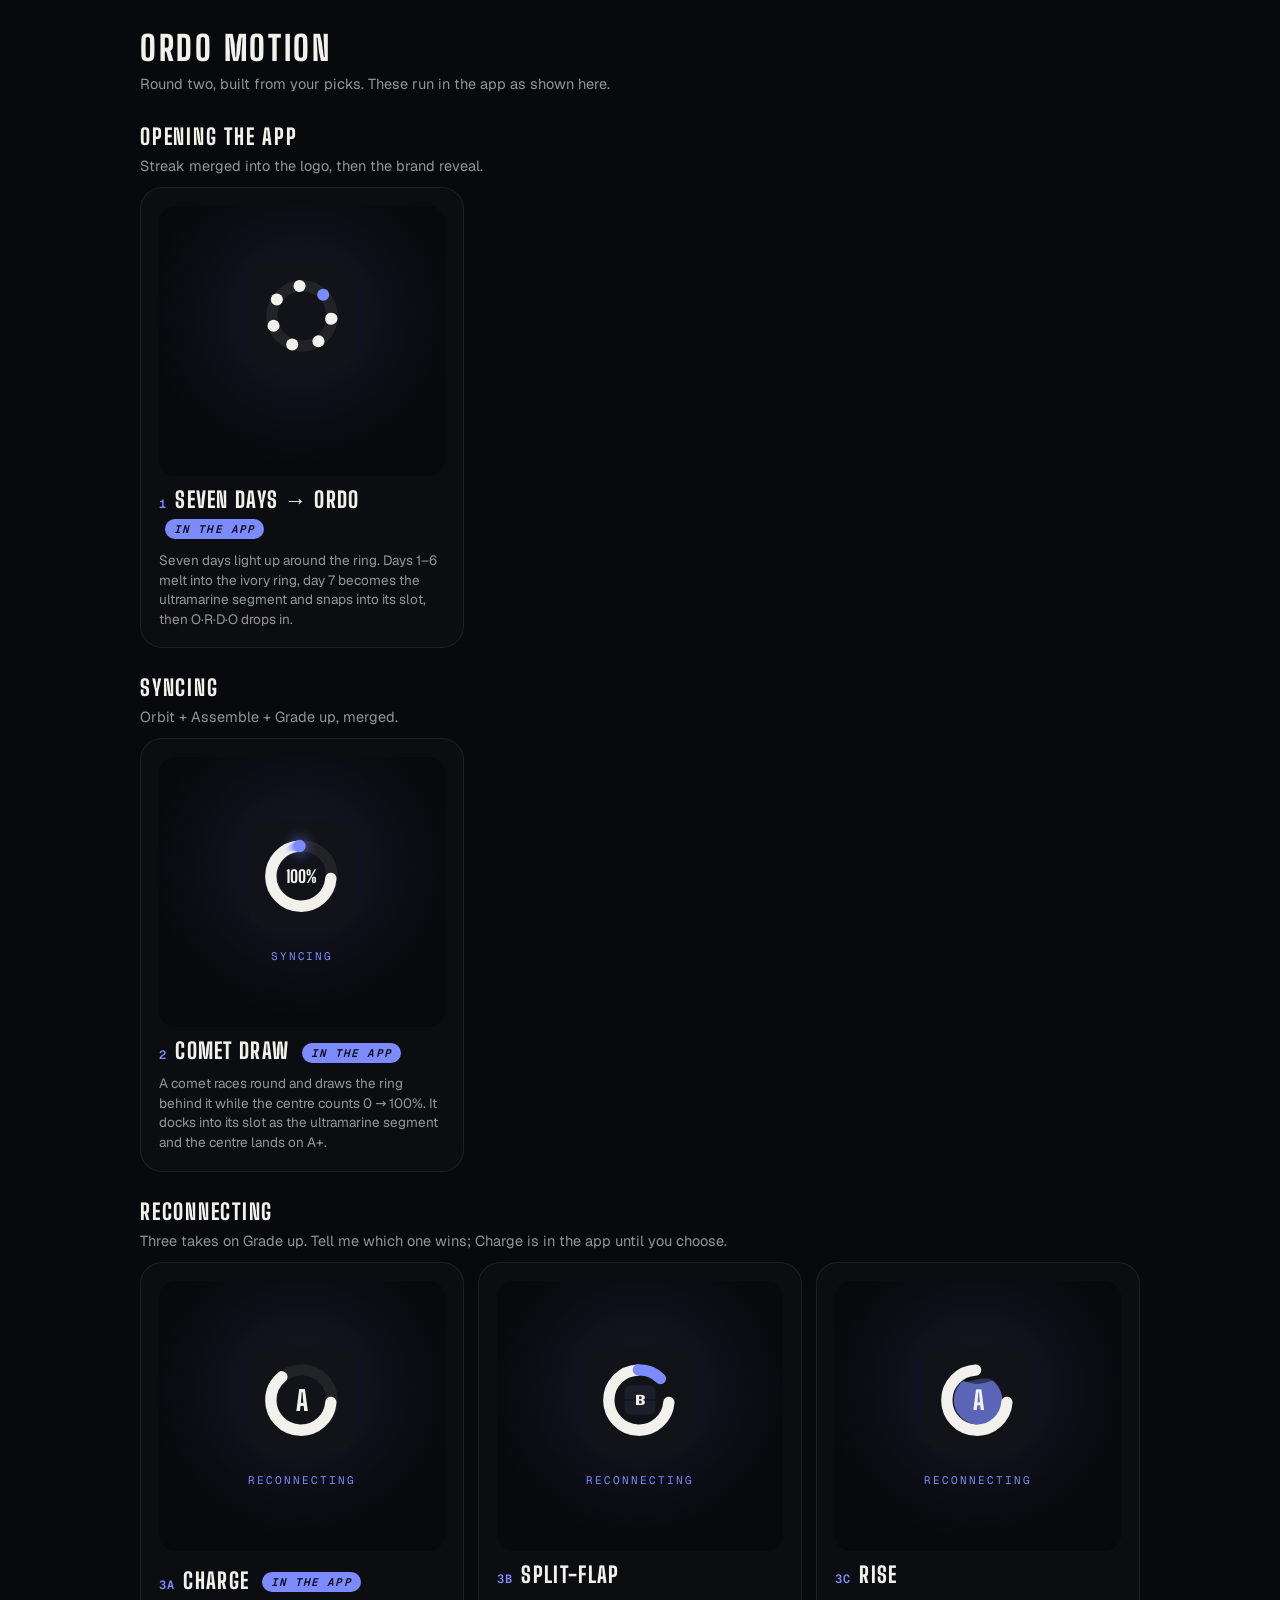
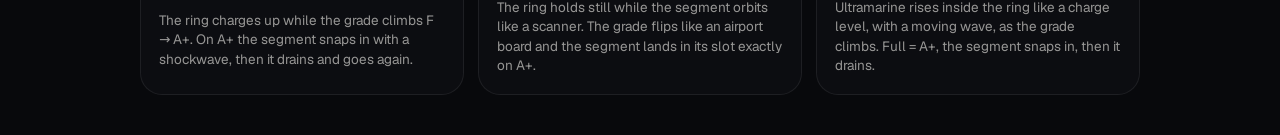
<file: loaders.html>
<!doctype html>
<html lang="en"><head><meta charset="utf-8"><meta name="viewport" content="width=device-width,initial-scale=1">
<title>ORDO · Motion</title>
<link rel="stylesheet" href="fonts/fonts.css">
<style>
body{margin:0;background:#08090C;color:#F3F1EC;font-family:Geist,system-ui,sans-serif}
header{padding:28px 16px 4px;max-width:1000px;margin:0 auto}
h1{font-family:"Big Shoulders Display",sans-serif;font-weight:800;letter-spacing:.08em;text-transform:uppercase;font-size:34px;margin:0}
h2.sec{font-family:"Big Shoulders Display",sans-serif;font-weight:800;letter-spacing:.08em;text-transform:uppercase;font-size:22px;max-width:1000px;margin:26px auto 0;padding:0 16px}
header p,.secp{color:rgba(243,241,236,.6);margin:6px auto 0;font-size:14.5px;max-width:1000px}
.secp{padding:0 16px}
.grid{display:grid;grid-template-columns:repeat(auto-fill,minmax(290px,1fr));gap:14px;max-width:1000px;margin:12px auto 0;padding:0 16px}
.card{background:#0c0d11;border:1px solid rgba(243,241,236,.08);border-radius:22px;padding:18px;display:grid;gap:10px}
.stage{height:270px;border-radius:16px;background:radial-gradient(circle at 50% 40%,#151828,#08090C 72%);display:grid;place-content:center;overflow:hidden}
.card h3{margin:0;font-family:"Big Shoulders Display",sans-serif;font-weight:800;font-size:22px;letter-spacing:.06em;text-transform:uppercase}
.card h3 span{font-family:"Geist Mono",monospace;font-size:12px;color:#7C8BFF;letter-spacing:.1em;margin-right:8px}
.card p{margin:0;color:rgba(243,241,236,.6);font-size:13.5px;line-height:1.45}
.pick{display:inline-block;font-family:"Geist Mono",monospace;font-size:11px;letter-spacing:.1em;text-transform:uppercase;color:#0A0C16;background:#7C8BFF;border-radius:999px;padding:3px 9px;margin-left:6px;vertical-align:middle}
footer{height:40px}
</style>
<script src="ordo-anim.js"></script>
</head><body>
<header><h1>ORDO motion</h1><p>Round two, built from your picks. These run in the app as shown here.</p></header>

<h2 class="sec">Opening the app</h2><p class="secp">Streak merged into the logo, then the brand reveal.</p>
<div class="grid"><div class="card"><div class="stage" id="a-open"></div>
  <h3><span>1</span>Seven days → ORDO <i class="pick">In the app</i></h3><p>Seven days light up around the ring. Days 1–6 melt into the ivory ring, day 7 becomes the ultramarine segment and snaps into its slot, then O·R·D·O drops in.</p></div></div>

<h2 class="sec">Syncing</h2><p class="secp">Orbit + Assemble + Grade up, merged.</p>
<div class="grid"><div class="card"><div class="stage" id="a-sync"></div>
  <h3><span>2</span>Comet draw <i class="pick">In the app</i></h3><p>A comet races round and draws the ring behind it while the centre counts 0 → 100%. It docks into its slot as the ultramarine segment and the centre lands on A+.</p></div></div>

<h2 class="sec">Reconnecting</h2><p class="secp">Three takes on Grade up. Tell me which one wins; Charge is in the app until you choose.</p>
<div class="grid">
  <div class="card"><div class="stage" id="a-charge"></div><h3><span>3A</span>Charge <i class="pick">In the app</i></h3><p>The ring charges up while the grade climbs F → A+. On A+ the segment snaps in with a shockwave, then it drains and goes again.</p></div>
  <div class="card"><div class="stage" id="a-flap"></div><h3><span>3B</span>Split-flap</h3><p>The ring holds still while the segment orbits like a scanner. The grade flips like an airport board and the segment lands in its slot exactly on A+.</p></div>
  <div class="card"><div class="stage" id="a-rise"></div><h3><span>3C</span>Rise</h3><p>Ultramarine rises inside the ring like a charge level, with a moving wave, as the grade climbs. Full = A+, the segment snaps in, then it drains.</p></div>
</div>
<footer></footer>
<script>
ORDOAnim.mount(document.getElementById("a-open"), "open", {size: 110});
ORDOAnim.mount(document.getElementById("a-sync"), "sync", {size: 110});
ORDOAnim.mount(document.getElementById("a-charge"), "charge", {size: 110});
ORDOAnim.mount(document.getElementById("a-flap"), "flap", {size: 110});
ORDOAnim.mount(document.getElementById("a-rise"), "rise", {size: 110});
</script>
</body></html>
</file>
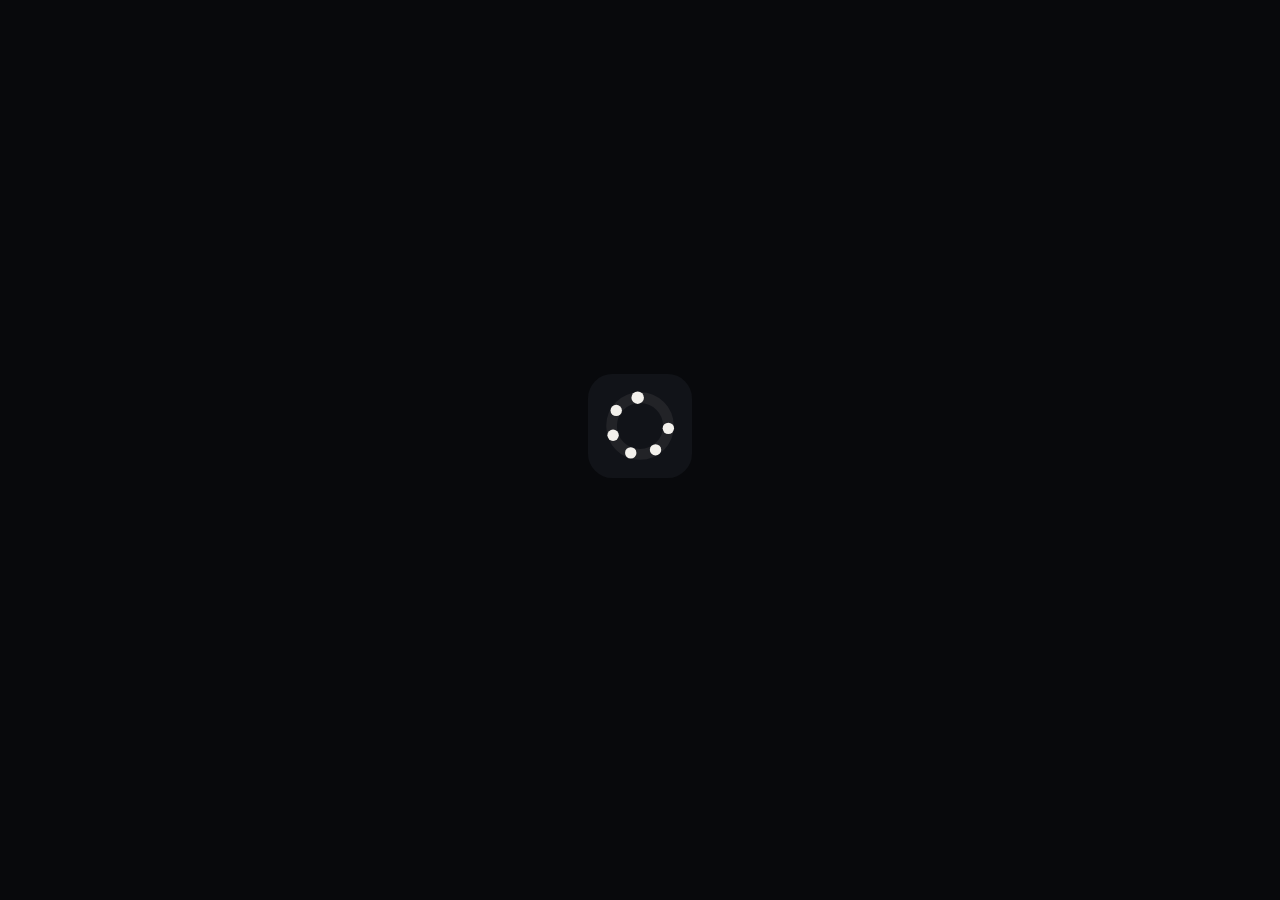
<file: android/app/src/main/assets/loader.html>
<!doctype html><html><head><meta charset="utf-8"><meta name="viewport" content="width=device-width,initial-scale=1">
<link rel="stylesheet" href="https://builder-day-tracker.dinduking1.workers.dev/fonts/fonts.css">
<style>html,body{margin:0;height:100%;background:#08090C;overflow:hidden}main{height:100%;display:grid;place-content:center}</style></head>
<body><main id="m"></main><script>/* ORDO motion: animated versions of the ORDO mark. One file, used by the app's opening screen (assets/loader.html),
 * the page's sync screen (#boot in index.html), the offline "Reconnecting" screens, and loaders.html (the options page).
 *
 *   ORDOAnim.mount(host, kind, {size, word, label})   kind: "open" | "sync" | "charge" | "flap" | "rise"
 *
 * The mark: 64×64 tile, ring r=17.5 around (32,32). Ivory arc runs clockwise from 4.8° to 265.3°; the ultramarine
 * segment sits in the gap (291°–338°). Everything is drawn on one requestAnimationFrame timeline per animation.
 */
(function () {
  const NS = "http://www.w3.org/2000/svg";
  const IV = "#F3F1EC", UL = "#7C8BFF", TILE = "#111318";
  const ARC_IV = "M48.8 33.4A17.5 17.5 0 1 1 30.6 14.6", ARC_UL = "M38.4 15.7a17.5 17.5 0 0 1 9.6 9.9";
  const IV_LEN = 80, UL_LEN = 15;
  const GRADES = ["F", "D", "C", "B", "A", "A+"];
  const ease = {
    out: t => 1 - Math.pow(1 - t, 3),
    inOut: t => t < .5 ? 4 * t * t * t : 1 - Math.pow(-2 * t + 2, 3) / 2,
    back: t => { const c1 = 1.9, c3 = c1 + 1; return t <= 0 ? 0 : 1 + c3 * Math.pow(t - 1, 3) + c1 * Math.pow(t - 1, 2); },
  };
  const seg = (t, a, b) => Math.max(0, Math.min(1, (t - a) / (b - a)));
  const pt = (deg, r = 17.5) => [32 + r * Math.cos(deg * Math.PI / 180), 32 + r * Math.sin(deg * Math.PI / 180)];
  const reduce = typeof matchMedia === "function" && matchMedia("(prefers-reduced-motion: reduce)").matches;

  function el(tag, attrs, parent) {
    const e = document.createElementNS(NS, tag);
    for (const k in attrs) e.setAttribute(k, attrs[k]);
    if (parent) parent.appendChild(e);
    return e;
  }
  function base(host, o) {
    const wrap = document.createElement("div");
    wrap.style.cssText = "display:grid;justify-items:center;gap:18px";
    const s = el("svg", {viewBox: "0 0 64 64", width: o.size || 96, height: o.size || 96, "aria-hidden": "true"});
    s.style.overflow = "visible";
    wrap.appendChild(s);
    host.appendChild(wrap);
    el("rect", {width: 64, height: 64, rx: 15, fill: TILE}, s);
    return {wrap, s};
  }
  function caption(wrap, text) {
    const d = document.createElement("div");
    d.style.cssText = "font-family:'Geist Mono',ui-monospace,monospace;font-size:11px;letter-spacing:.18em;text-transform:uppercase;color:#7C8BFF;min-height:14px";
    d.textContent = text; wrap.appendChild(d); return d;
  }
  function wordmark(wrap, big) {
    const w = document.createElement("div");
    w.style.cssText = `display:flex;gap:${big ? ".42em" : ".36em"};font-family:'Big Shoulders Display',system-ui,sans-serif;font-weight:800;font-size:${big ? 26 : 15}px;color:${big ? IV : "rgba(243,241,236,.62)"};letter-spacing:0`;
    const L = "ORDO".split("").map(c => { const s = document.createElement("span"); s.textContent = c; s.style.display = "inline-block"; w.appendChild(s); return s; });
    wrap.appendChild(w);
    return L;
  }
  function run(T, draw) {
    let t0 = null, stopped = false;
    const f = ts => { if (stopped) return; if (t0 == null) t0 = ts; draw(((ts - t0) / 1000) % T); requestAnimationFrame(f); };
    requestAnimationFrame(f);
    return () => { stopped = true; };
  }
  const ivArc = s => el("path", {d: ARC_IV, fill: "none", stroke: IV, "stroke-width": 6.6, "stroke-linecap": "round", "stroke-dasharray": `${IV_LEN} 200`, "stroke-dashoffset": IV_LEN}, s);
  const ulArc = s => el("path", {d: ARC_UL, fill: "none", stroke: UL, "stroke-width": 6.6, "stroke-linecap": "round", "stroke-dasharray": "0 200", visibility: "hidden"}, s);
  const track = s => el("circle", {cx: 32, cy: 32, r: 17.5, fill: "none", stroke: "rgba(243,241,236,.07)", "stroke-width": 6.6}, s);
  // a zero-length dash still draws round caps as a dot, so hide the segment until it has length
  const setUL = (ul, len) => { ul.setAttribute("stroke-dasharray", `${Math.max(0, len).toFixed(2)} 200`); ul.style.visibility = len < .4 ? "hidden" : ""; };
  const glow = (p, g) => { p.style.filter = g > 0.02 ? `drop-shadow(0 0 ${(5 * g).toFixed(1)}px rgba(124,139,255,.95))` : ""; };
  function gradeText(s, size) {
    const t = el("text", {x: 32, y: 32, "text-anchor": "middle", "dominant-baseline": "central", fill: IV}, s);
    t.style.cssText = `font-family:'Big Shoulders Display',system-ui,sans-serif;font-weight:800;font-size:${size || 15}px`;
    return t;
  }

  /* Opening the app: seven days light up around the ring, merge into the ORDO mark, the seventh becomes the
     ultramarine segment, then O·R·D·O drops in. */
  function open(host, o) {
    const {wrap, s} = base(host, o);
    track(s);
    const iv = ivArc(s), ul = ulArc(s);
    const A = [4.8, 56.9, 109, 161.1, 213.2, 265.3, 314.8];
    const dots = A.map((a, i) => { const [x, y] = pt(a); return el("circle", {cx: x.toFixed(2), cy: y.toFixed(2), r: 0, fill: i === 6 ? UL : IV}, s); });
    const L = o.word === false ? [] : wordmark(wrap, true);
    return run(3.8, t => {
      dots.forEach((d, i) => {
        const on = ease.back(seg(t, .15 + i * .15, .4 + i * .15));
        const merge = i < 6 ? seg(t, 1.3 + i * .075, 1.5 + i * .075) : seg(t, 1.85, 2.05);
        d.setAttribute("r", Math.max(0, 3.5 * on * (1 - merge)).toFixed(2));
      });
      const draw = ease.inOut(seg(t, 1.25, 1.85));
      iv.setAttribute("stroke-dashoffset", (IV_LEN * (1 - draw)).toFixed(2));
      setUL(ul, UL_LEN * ease.back(seg(t, 1.85, 2.15)));
      glow(ul, seg(t, 2.1, 2.45) - seg(t, 2.8, 3.3));
      const out = seg(t, 3.35, 3.75);
      s.style.opacity = (1 - out).toFixed(3);
      L.forEach((l, j) => { const p = ease.back(seg(t, 2.05 + j * .09, 2.45 + j * .09)); l.style.transform = `translateY(${((1 - p) * -16).toFixed(1)}px)`; l.style.opacity = (Math.min(1, p * 1.5) * (1 - out)).toFixed(3); });
    });
  }

  /* Syncing: a comet draws the ring as it races round (Orbit + Assemble), the centre counts up (Grade up),
     then the comet docks into its slot as the ultramarine segment. */
  function sync(host, o) {
    const {wrap, s} = base(host, o);
    track(s);
    const iv = ivArc(s), ul = ulArc(s);
    const trail = [3.6, 2.8, 2.1, 1.5].map((r, i) => el("circle", {r, fill: UL, opacity: [1, .55, .3, .15][i]}, s));
    trail[0].style.filter = "drop-shadow(0 0 4px rgba(124,139,255,.95))";
    const pct = gradeText(s, 11);
    const cap = o.label === false ? null : caption(wrap, o.label || "Syncing");
    return run(2.9, t => {
      const p = ease.inOut(seg(t, 0, 1.35)), dock = ease.inOut(seg(t, 1.35, 1.7));
      const head = 4.8 + 260.5 * p + (314.8 - 265.3) * dock;
      iv.setAttribute("stroke-dashoffset", (IV_LEN * (1 - p)).toFixed(2));
      const retract = seg(t, 2.35, 2.85);
      if (retract > 0) iv.setAttribute("stroke-dashoffset", (-IV_LEN * ease.inOut(retract)).toFixed(2));
      const docked = t >= 1.7;
      trail.forEach((c, i) => { const [x, y] = pt(head - i * 7); c.setAttribute("cx", x.toFixed(2)); c.setAttribute("cy", y.toFixed(2)); c.style.display = docked ? "none" : ""; });
      setUL(ul, docked ? UL_LEN * ease.back(seg(t, 1.7, 1.95)) * (1 - ease.inOut(retract)) : 0);
      glow(ul, seg(t, 1.8, 2.0) - seg(t, 2.1, 2.4));
      pct.textContent = docked ? "A+" : Math.round(p * 100) + "%";
      pct.style.fontSize = docked ? "15px" : "10px";
      pct.style.opacity = (1 - retract).toFixed(2);
    });
  }

  /* Reconnecting · Charge: the ring charges up while the grade climbs F→A+; at A+ the segment snaps in with a shockwave. */
  function charge(host, o) {
    const {wrap, s} = base(host, o);
    track(s);
    const shock = el("circle", {cx: 32, cy: 32, r: 17.5, fill: "none", stroke: UL, "stroke-width": 1.4, opacity: 0}, s);
    const iv = ivArc(s), ul = ulArc(s), g = gradeText(s, 16);
    const cap = o.label === false ? null : caption(wrap, o.label || "Reconnecting");
    return run(3.3, t => {
      const f = ease.inOut(seg(t, .1, 1.9)), drain = ease.inOut(seg(t, 2.75, 3.25));
      iv.setAttribute("stroke-dashoffset", drain > 0 ? (-IV_LEN * drain).toFixed(2) : (IV_LEN * (1 - f)).toFixed(2));
      g.textContent = t >= 1.9 && drain < .5 ? "A+" : GRADES[Math.min(4, Math.floor(f * 4.999))];
      const u = ease.back(seg(t, 1.9, 2.2));
      setUL(ul, UL_LEN * u * (1 - drain));
      const sw = seg(t, 1.95, 2.7);
      shock.setAttribute("r", (17.5 + 16 * ease.out(sw)).toFixed(2)); shock.setAttribute("opacity", (sw > 0 && sw < 1 ? .8 * (1 - sw) : 0).toFixed(2));
      glow(ul, seg(t, 2, 2.3) - seg(t, 2.4, 2.75));
      const pop = seg(t, 1.9, 2.05) - seg(t, 2.05, 2.3);
      g.setAttribute("transform", `translate(32 32) scale(${(1 + .35 * pop).toFixed(3)}) translate(-32 -32)`);
      g.setAttribute("fill", t >= 1.9 && drain < .5 ? UL : IV);
    });
  }

  /* Reconnecting · Flap: the full ring sits still while the segment orbits like a scanner; the grade flips like a
     split-flap board, and the segment lands in its slot on A+. */
  function flap(host, o) {
    const {wrap, s} = base(host, o);
    const iv = el("path", {d: ARC_IV, fill: "none", stroke: IV, "stroke-width": 6.6, "stroke-linecap": "round"}, s);
    const rot = el("g", {}, s), ul = el("path", {d: ARC_UL, fill: "none", stroke: UL, "stroke-width": 6.6, "stroke-linecap": "round"}, rot);
    const card = el("rect", {x: 23, y: 23.5, width: 18, height: 17, rx: 3.2, fill: "#1b1f2b"}, s);
    el("line", {x1: 23, y1: 32, x2: 41, y2: 32, stroke: TILE, "stroke-width": .8}, s);
    const g = gradeText(s, 14);
    const cap = o.label === false ? null : caption(wrap, o.label || "Reconnecting");
    const steps = [.3, .62, .94, 1.26, 1.58, 1.9];
    return run(3.2, t => {
      const spin = ease.out(seg(t, 0, 1.95)), leave = ease.inOut(seg(t, 2.75, 3.2));
      rot.setAttribute("transform", `rotate(${(-720 * (1 - spin) + 360 * leave).toFixed(1)} 32 32)`);
      let idx = 0; steps.forEach((x, i) => { if (t >= x) idx = i; });
      if (t >= 2.75) idx = 0;
      const since = t - (steps[idx] || 0), flip = Math.min(1, since / .16);
      g.textContent = GRADES[idx];
      g.setAttribute("transform", `translate(32 32) scale(1 ${(flip < 1 ? Math.abs(Math.cos((1 - flip) * Math.PI / 2)) : 1).toFixed(3)}) translate(-32 -32)`);
      g.setAttribute("fill", idx === 5 ? UL : IV);
      glow(ul, seg(t, 1.95, 2.2) - seg(t, 2.3, 2.75));
      card.setAttribute("fill", idx === 5 ? "#20264a" : "#1b1f2b");
    });
  }

  /* Reconnecting · Rise: ultramarine rises inside the ring like a charge level with a moving wave; the grade climbs;
     when full, the segment snaps in and the level drains. */
  function rise(host, o) {
    const {wrap, s} = base(host, o);
    const id = "ol" + Math.random().toString(36).slice(2, 7);
    const defs = el("defs", {}, s), cp = el("clipPath", {id}, defs); el("circle", {cx: 32, cy: 32, r: 14.1}, cp);
    const liq = el("g", {"clip-path": `url(#${id})`}, s);
    const wave = el("path", {fill: "rgba(124,139,255,.55)"}, liq), wave2 = el("path", {fill: "rgba(124,139,255,.3)"}, liq);
    el("path", {d: ARC_IV, fill: "none", stroke: IV, "stroke-width": 6.6, "stroke-linecap": "round"}, s);
    const ul = ulArc(s), g = gradeText(s, 15);
    const cap = o.label === false ? null : caption(wrap, o.label || "Reconnecting");
    const wavePath = (lvl, ph, amp) => { let d = `M10 ${lvl}`; for (let x = 10; x <= 54; x += 2) d += ` L${x} ${(lvl + Math.sin(x / 4.2 + ph) * amp).toFixed(2)}`; return d + " L54 60 L10 60Z"; };
    return run(3.4, t => {
      const f = ease.inOut(seg(t, .05, 2.0)), drain = ease.inOut(seg(t, 2.8, 3.35)), lvl = f * (1 - drain);
      const y = 47 - 31 * lvl, ph = t * 5;
      wave.setAttribute("d", wavePath(y, ph, 1.3)); wave2.setAttribute("d", wavePath(y - .8, -ph * .8 + 1.4, 1.1));
      g.textContent = t >= 2.0 && drain < .5 ? "A+" : GRADES[Math.min(4, Math.floor(f * 4.999))];
      g.setAttribute("fill", t >= 2.0 && drain < .5 ? "#0A0C16" : IV);
      setUL(ul, UL_LEN * ease.back(seg(t, 2.0, 2.3)) * (1 - drain));
      glow(ul, seg(t, 2.05, 2.35) - seg(t, 2.45, 2.8));
    });
  }

  const KINDS = {open, sync, charge, flap, rise};
  function mount(host, kind, o) {
    o = o || {};
    if (!host) return () => {};
    host.innerHTML = "";
    const f = KINDS[kind] || sync;
    if (reduce) o = {...o};
    return f(host, o);
  }
  window.ORDOAnim = {mount, kinds: Object.keys(KINDS)};
})();

ORDOAnim.mount(document.getElementById("m"), "open", {size: 104});</script></body></html>
</file>
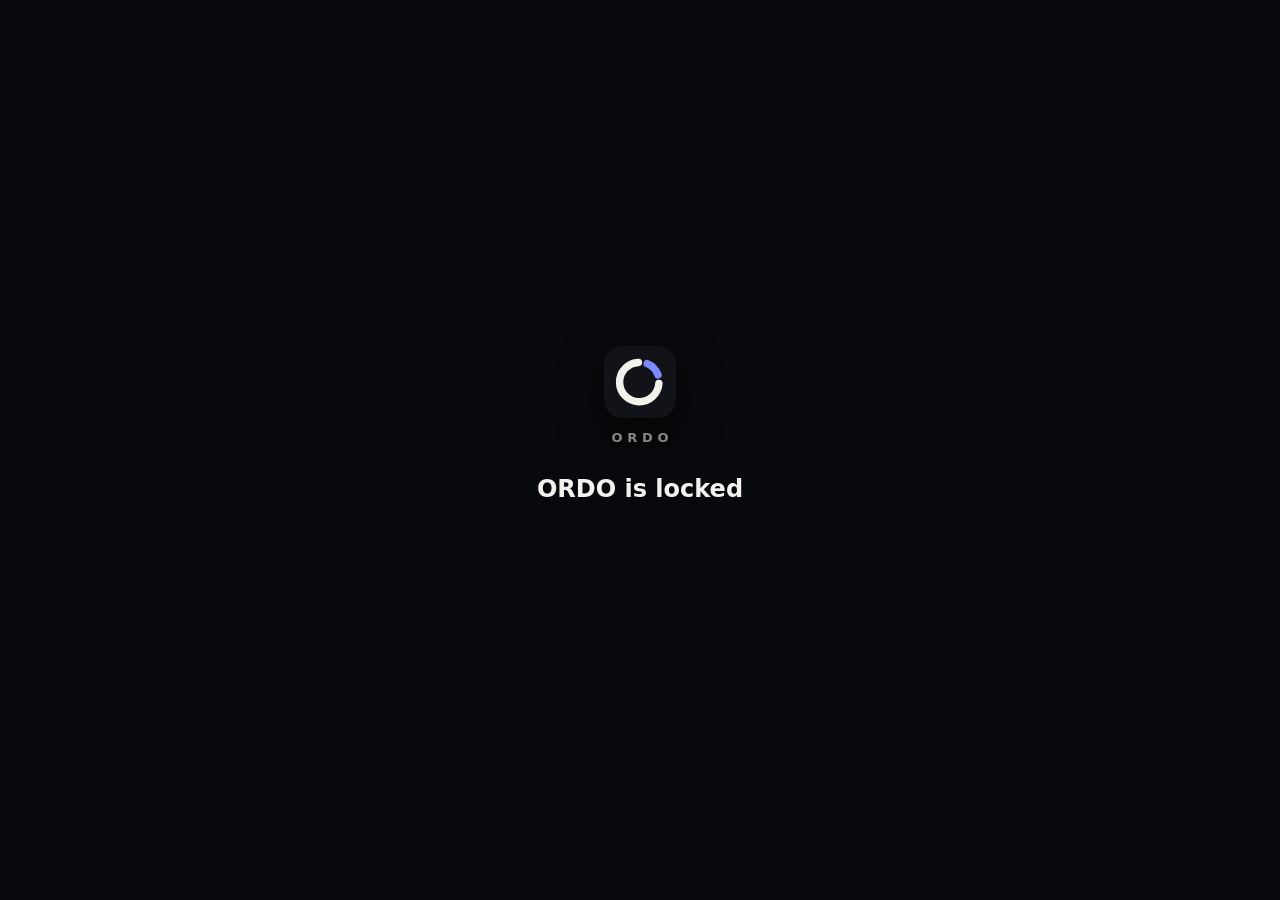
<file: android/app/src/main/assets/lock.html>
<!doctype html><html><head><meta charset="utf-8"><meta name="viewport" content="width=device-width,initial-scale=1,user-scalable=no">
<style>
*{box-sizing:border-box;-webkit-tap-highlight-color:transparent}
html,body{margin:0;height:100%;background:#08090C;color:#F3F1EC;font-family:system-ui,-apple-system,sans-serif;user-select:none;-webkit-user-select:none}
main{min-height:100%;display:grid;grid-template-rows:1fr auto;padding:28px 24px calc(env(safe-area-inset-bottom,0px) + 22px)}
.top{display:grid;place-content:center;justify-items:center;gap:12px;text-align:center}
.mark{width:72px;height:72px;border-radius:18px;box-shadow:0 16px 44px rgba(0,0,0,.5)}
.w{font-weight:800;letter-spacing:.36em;font-size:13px;color:rgba(243,241,236,.55);margin-left:.36em}
h1{margin:18px 0 0;font-size:24px;font-weight:700}
.msg{min-height:20px;font-size:14px;color:rgba(243,241,236,.6)}
.msg.bad{color:#FF6E6A}
.dots{display:flex;gap:16px;justify-content:center;margin-top:14px}
.dots i{width:14px;height:14px;border-radius:50%;border:2px solid rgba(243,241,236,.45);transition:background .12s,border-color .12s}
.dots i.on{background:#F3F1EC;border-color:#F3F1EC}
.shake{animation:shake .4s}
@keyframes shake{20%,60%{transform:translateX(-10px)}40%,80%{transform:translateX(10px)}}
.pad{display:grid;grid-template-columns:repeat(3,1fr);gap:14px;max-width:300px;width:100%;margin:0 auto}
.pad button{height:72px;border-radius:50%;width:72px;justify-self:center;border:0;background:#111318;color:#F3F1EC;font-size:28px;font-weight:500;font-family:inherit}
.pad button:active{background:#1d2029;transform:scale(.95)}
.pad button.ghost{background:none;font-size:15px;color:rgba(243,241,236,.7)}
.pad button svg{width:30px;height:30px}
.pw{display:grid;gap:12px;max-width:340px;width:100%;margin:0 auto}
.pw input{font:inherit;font-size:18px;padding:15px 16px;border-radius:14px;border:1px solid rgba(243,241,236,.18);background:#111318;color:#F3F1EC;outline:none}
.pw input:focus{border-color:#7C8BFF}
.btn{border:0;border-radius:999px;background:#F3F1EC;color:#08090C;font-weight:700;font-size:16px;padding:15px 24px;font-family:inherit}
.btn.sec{background:#111318;color:#F3F1EC}
.links{display:flex;justify-content:center;gap:22px;margin-top:18px}
.links button{background:none;border:0;color:#7C8BFF;font-family:monospace;font-size:12px;letter-spacing:.06em;padding:8px}
</style></head><body><main>
<div class="top">
  <svg class="mark" viewBox="0 0 64 64" aria-hidden="true"><rect width="64" height="64" rx="15" fill="#111318"/><path d="M38.4 15.7a17.5 17.5 0 0 1 9.6 9.9" fill="none" stroke="#7C8BFF" stroke-width="6.6" stroke-linecap="round"/><path d="M48.8 33.4A17.5 17.5 0 1 1 30.6 14.6" fill="none" stroke="#F3F1EC" stroke-width="6.6" stroke-linecap="round"/></svg>
  <div class="w">ORDO</div>
  <h1 id="title">ORDO is locked</h1>
  <div class="dots" id="dots"></div>
  <div class="msg" id="msg"></div>
</div>
<div id="bottom"></div>
</main>
<script>
var L = JSON.parse(ORDOLock.info() || "{}"), code = "", busy = false, timer = null;
var BIO = '<svg viewBox="0 0 24 24" fill="none" stroke="currentColor" stroke-width="1.7" stroke-linecap="round"><path d="M7 11a5 5 0 0 1 10 0c0 4-1 7-2.5 9"/><path d="M12 11v4c0 2-.6 4-1.6 5.6"/><path d="M9.5 21c.8-1.6 1-3.3 1-5v-4.5a1.5 1.5 0 0 1 3 0"/><path d="M4.5 15c.3-1.3.5-2.6.5-4a7 7 0 0 1 12.6-4.2"/><path d="M19.4 9.4c.4 1.5.5 3.1.4 4.6"/></svg>';
var $ = function(id){ return document.getElementById(id); };
function say(t, bad){ $("msg").textContent = t || ""; $("msg").className = "msg" + (bad ? " bad" : ""); }
function wait(n){
  busy = true; clearInterval(timer);
  var tick = function(){ if (n <= 0) { clearInterval(timer); busy = false; say(""); return; } say("Too many tries. Wait " + (n >= 60 ? Math.ceil(n / 60) + " min" : n + " s") + ".", true); n--; };
  tick(); timer = setInterval(tick, 1000);
}
function result(r){
  if (r === "") { say("Unlocked"); return; }
  if (r.indexOf("wait:") === 0) wait(parseInt(r.slice(5), 10)); else say(r, true);
  var t = $("dots").childElementCount ? $("dots") : document.querySelector(".pw input");
  if (t) { t.classList.remove("shake"); void t.offsetWidth; t.classList.add("shake"); }
}
function dots(){ var d = $("dots"); for (var i = 0; i < d.children.length; i++) d.children[i].className = i < code.length ? "on" : ""; }
function links(){
  var a = '<div class="links">';
  if (L.mode !== "device") a += '<button onclick="ORDOLock.forgot()">Forgot ' + (L.mode === "pin" ? "PIN" : "password") + '?</button>';
  if (L.confirm) a += '<button onclick="ORDOLock.cancel()">Cancel</button>';
  return a + "</div>";
}
window.bioCancelled = function(){ if (L.mode === "device") say("Tap Unlock to try again."); };
window.forgotUnavailable = function(){ say("Your phone has no screen lock to reset with. Clear ORDO's storage in your phone's app settings; your progress is safe in your account.", true); };
if (L.confirm) $("title").textContent = "Confirm it's you";
if (L.mode === "pin") {
  var n = L.len || 4; for (var i = 0; i < n; i++) $("dots").appendChild(document.createElement("i"));
  say("Enter your " + n + "-digit PIN");
  var keys = ["1","2","3","4","5","6","7","8","9", L.bioAllowed ? "bio" : "", "0", "del"];
  $("bottom").innerHTML = '<div class="pad">' + keys.map(function(k){
    if (!k) return "<span></span>";
    if (k === "bio") return '<button class="ghost" data-k="bio" aria-label="Fingerprint or face">' + BIO + "</button>";
    if (k === "del") return '<button class="ghost" data-k="del" aria-label="Delete">⌫</button>';
    return '<button data-k="' + k + '">' + k + "</button>";
  }).join("") + "</div>" + links();
  document.querySelectorAll(".pad button").forEach(function(b){ b.onclick = function(){
    var k = b.dataset.k;
    if (k === "bio") return ORDOLock.biometric();
    if (busy) return;
    if (k === "del") { code = code.slice(0, -1); dots(); return; }
    if (code.length >= n) return;
    code += k; dots();
    if (code.length === n) setTimeout(function(){ var r = ORDOLock.check(code); code = ""; dots(); result(r); }, 120);
  }; });
  if (L.bioAllowed) setTimeout(function(){ ORDOLock.biometric(); }, 350);
} else if (L.mode === "password") {
  say("Enter your password");
  $("bottom").innerHTML = '<div class="pw"><input type="password" autocomplete="current-password" placeholder="Password" autofocus><button class="btn" id="go">Unlock</button>'
    + (L.bioAllowed ? '<button class="btn sec" id="bio">Use fingerprint or face</button>' : "") + "</div>" + links();
  var inp = document.querySelector(".pw input");
  var go = function(){ if (busy || !inp.value) return; var r = ORDOLock.check(inp.value); if (r) inp.select(); result(r); };
  $("go").onclick = go; inp.onkeydown = function(e){ if (e.key === "Enter") go(); };
  if ($("bio")) $("bio").onclick = function(){ ORDOLock.biometric(); };
  if (L.bioAllowed) setTimeout(function(){ ORDOLock.biometric(); }, 350); else setTimeout(function(){ inp.focus(); }, 300);
} else {
  say("Fingerprint, face or your phone's PIN");
  $("bottom").innerHTML = '<div class="pw"><button class="btn" id="go">Unlock</button></div>' + links();
  $("go").onclick = function(){ ORDOLock.biometric(); };
  setTimeout(function(){ ORDOLock.biometric(); }, 300);
}
</script></body></html>
</file>
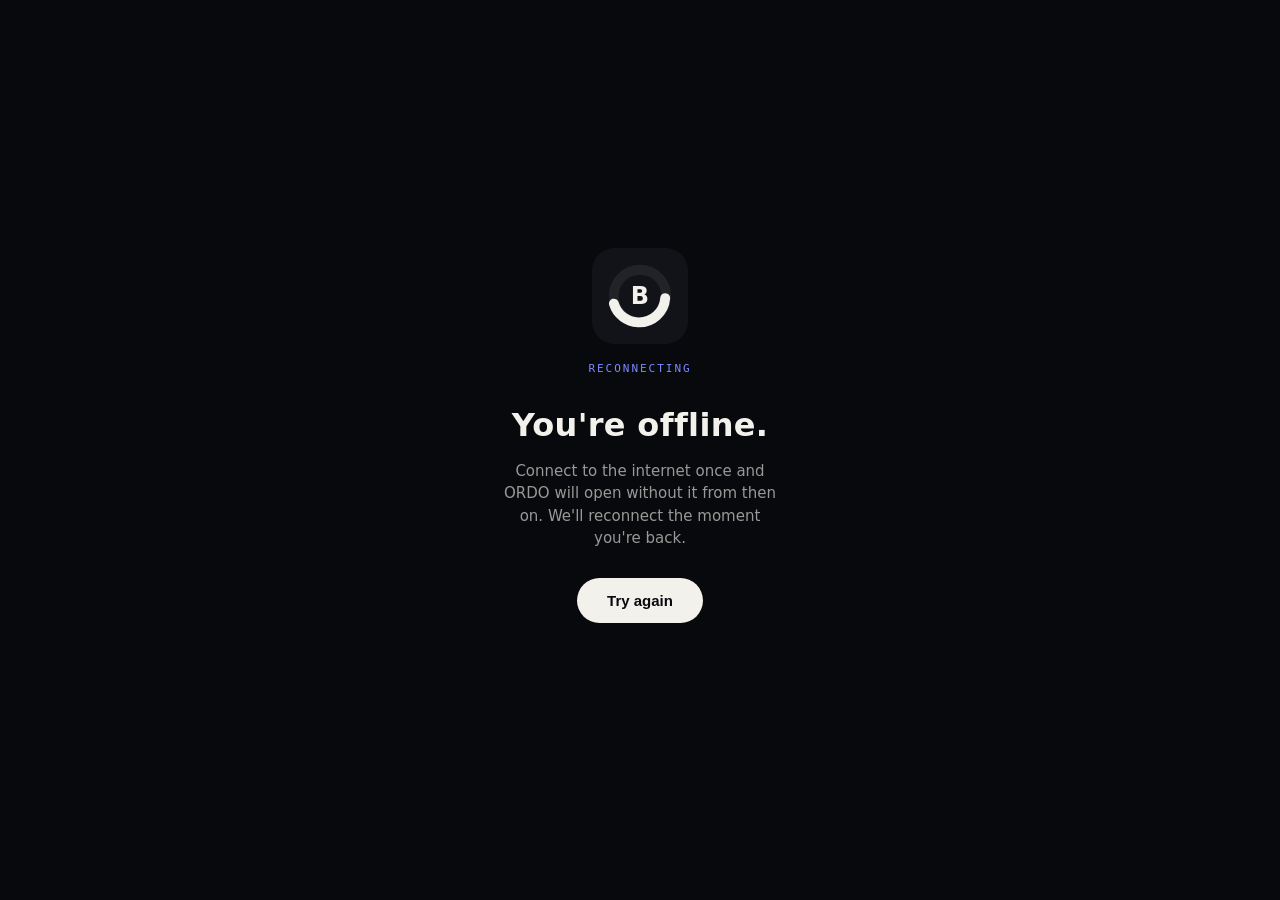
<file: android/app/src/main/assets/offline.html>
<!doctype html><html><head><meta charset="utf-8"><meta name="viewport" content="width=device-width,initial-scale=1"><title>ORDO</title>
<style>
html,body{margin:0;height:100%;background:#08090C;color:#F3F1EC;font-family:"Geist",system-ui,-apple-system,sans-serif}
main{min-height:100%;box-sizing:border-box;display:grid;place-content:center;gap:16px;text-align:center;padding:32px 24px}
.ordo-load{width:88px;height:88px;display:block;border-radius:21px;box-shadow:0 18px 50px rgba(0,0,0,.45)}.ordo-load .ol-rot{transform-origin:32px 32px;animation:ol-rot 1.5s linear infinite}.ordo-load .ol-iv{stroke-dasharray:54 110;stroke-dashoffset:-20;animation:ol-iv 1.5s ease-in-out infinite}@keyframes ol-rot{to{transform:rotate(-360deg)}}@keyframes ol-iv{0%,100%{stroke-dasharray:34 110}50%{stroke-dasharray:74 110}}.ol-word{font-family:'Big Shoulders Display',system-ui,sans-serif;font-weight:800;letter-spacing:.36em;font-size:15px;color:rgba(243,241,236,.62);margin-left:.36em}.ol-dots::after{content:'';animation:ol-dots 1.5s steps(4) infinite}@keyframes ol-dots{0%{content:''}25%{content:'.'}50%{content:'..'}75%{content:'...'}}@media (prefers-reduced-motion:reduce){.ordo-load .ol-rot{animation-duration:4s}.ordo-load .ol-iv{animation:none}}.ordo-load{justify-self:center}
.w{font-family:"Big Shoulders Display",system-ui,sans-serif;font-weight:800;letter-spacing:.32em;font-size:15px;color:rgba(243,241,236,.55);margin-top:-4px}
h1{margin:14px 0 0;font-size:32px;font-weight:800;letter-spacing:.01em}
p{margin:0 auto;color:rgba(243,241,236,.62);max-width:290px;line-height:1.5;font-size:15px}
button{justify-self:center;margin-top:12px;border:0;border-radius:999px;background:#F3F1EC;color:#08090C;font-weight:700;font-size:15px;padding:14px 30px}
button:active{transform:scale(.97)}
.s{font-family:monospace;font-size:11px;letter-spacing:.14em;text-transform:uppercase;color:#7C8BFF;min-height:14px}
</style></head><body><main>
<div id="anim"></div>
<h1>You're offline.</h1>
<p>Connect to the internet once and ORDO will open without it from then on. We'll reconnect the moment you're back.</p>
<button id="b">Try again</button>
<div class="s" id="s"></div>
</main><script>/* ORDO motion: animated versions of the ORDO mark. One file, used by the app's opening screen (assets/loader.html),
 * the page's sync screen (#boot in index.html), the offline "Reconnecting" screens, and loaders.html (the options page).
 *
 *   ORDOAnim.mount(host, kind, {size, word, label})   kind: "open" | "sync" | "charge" | "flap" | "rise"
 *
 * The mark: 64×64 tile, ring r=17.5 around (32,32). Ivory arc runs clockwise from 4.8° to 265.3°; the ultramarine
 * segment sits in the gap (291°–338°). Everything is drawn on one requestAnimationFrame timeline per animation.
 */
(function () {
  const NS = "http://www.w3.org/2000/svg";
  const IV = "#F3F1EC", UL = "#7C8BFF", TILE = "#111318";
  const ARC_IV = "M48.8 33.4A17.5 17.5 0 1 1 30.6 14.6", ARC_UL = "M38.4 15.7a17.5 17.5 0 0 1 9.6 9.9";
  const IV_LEN = 80, UL_LEN = 15;
  const GRADES = ["F", "D", "C", "B", "A", "A+"];
  const ease = {
    out: t => 1 - Math.pow(1 - t, 3),
    inOut: t => t < .5 ? 4 * t * t * t : 1 - Math.pow(-2 * t + 2, 3) / 2,
    back: t => { const c1 = 1.9, c3 = c1 + 1; return t <= 0 ? 0 : 1 + c3 * Math.pow(t - 1, 3) + c1 * Math.pow(t - 1, 2); },
  };
  const seg = (t, a, b) => Math.max(0, Math.min(1, (t - a) / (b - a)));
  const pt = (deg, r = 17.5) => [32 + r * Math.cos(deg * Math.PI / 180), 32 + r * Math.sin(deg * Math.PI / 180)];
  const reduce = typeof matchMedia === "function" && matchMedia("(prefers-reduced-motion: reduce)").matches;

  function el(tag, attrs, parent) {
    const e = document.createElementNS(NS, tag);
    for (const k in attrs) e.setAttribute(k, attrs[k]);
    if (parent) parent.appendChild(e);
    return e;
  }
  function base(host, o) {
    const wrap = document.createElement("div");
    wrap.style.cssText = "display:grid;justify-items:center;gap:18px";
    const s = el("svg", {viewBox: "0 0 64 64", width: o.size || 96, height: o.size || 96, "aria-hidden": "true"});
    s.style.overflow = "visible";
    wrap.appendChild(s);
    host.appendChild(wrap);
    el("rect", {width: 64, height: 64, rx: 15, fill: TILE}, s);
    return {wrap, s};
  }
  function caption(wrap, text) {
    const d = document.createElement("div");
    d.style.cssText = "font-family:'Geist Mono',ui-monospace,monospace;font-size:11px;letter-spacing:.18em;text-transform:uppercase;color:#7C8BFF;min-height:14px";
    d.textContent = text; wrap.appendChild(d); return d;
  }
  function wordmark(wrap, big) {
    const w = document.createElement("div");
    w.style.cssText = `display:flex;gap:${big ? ".42em" : ".36em"};font-family:'Big Shoulders Display',system-ui,sans-serif;font-weight:800;font-size:${big ? 26 : 15}px;color:${big ? IV : "rgba(243,241,236,.62)"};letter-spacing:0`;
    const L = "ORDO".split("").map(c => { const s = document.createElement("span"); s.textContent = c; s.style.display = "inline-block"; w.appendChild(s); return s; });
    wrap.appendChild(w);
    return L;
  }
  function run(T, draw) {
    let t0 = null, stopped = false;
    const f = ts => { if (stopped) return; if (t0 == null) t0 = ts; draw(((ts - t0) / 1000) % T); requestAnimationFrame(f); };
    requestAnimationFrame(f);
    return () => { stopped = true; };
  }
  const ivArc = s => el("path", {d: ARC_IV, fill: "none", stroke: IV, "stroke-width": 6.6, "stroke-linecap": "round", "stroke-dasharray": `${IV_LEN} 200`, "stroke-dashoffset": IV_LEN}, s);
  const ulArc = s => el("path", {d: ARC_UL, fill: "none", stroke: UL, "stroke-width": 6.6, "stroke-linecap": "round", "stroke-dasharray": "0 200", visibility: "hidden"}, s);
  const track = s => el("circle", {cx: 32, cy: 32, r: 17.5, fill: "none", stroke: "rgba(243,241,236,.07)", "stroke-width": 6.6}, s);
  // a zero-length dash still draws round caps as a dot, so hide the segment until it has length
  const setUL = (ul, len) => { ul.setAttribute("stroke-dasharray", `${Math.max(0, len).toFixed(2)} 200`); ul.style.visibility = len < .4 ? "hidden" : ""; };
  const glow = (p, g) => { p.style.filter = g > 0.02 ? `drop-shadow(0 0 ${(5 * g).toFixed(1)}px rgba(124,139,255,.95))` : ""; };
  function gradeText(s, size) {
    const t = el("text", {x: 32, y: 32, "text-anchor": "middle", "dominant-baseline": "central", fill: IV}, s);
    t.style.cssText = `font-family:'Big Shoulders Display',system-ui,sans-serif;font-weight:800;font-size:${size || 15}px`;
    return t;
  }

  /* Opening the app: seven days light up around the ring, merge into the ORDO mark, the seventh becomes the
     ultramarine segment, then O·R·D·O drops in. */
  function open(host, o) {
    const {wrap, s} = base(host, o);
    track(s);
    const iv = ivArc(s), ul = ulArc(s);
    const A = [4.8, 56.9, 109, 161.1, 213.2, 265.3, 314.8];
    const dots = A.map((a, i) => { const [x, y] = pt(a); return el("circle", {cx: x.toFixed(2), cy: y.toFixed(2), r: 0, fill: i === 6 ? UL : IV}, s); });
    const L = o.word === false ? [] : wordmark(wrap, true);
    return run(3.8, t => {
      dots.forEach((d, i) => {
        const on = ease.back(seg(t, .15 + i * .15, .4 + i * .15));
        const merge = i < 6 ? seg(t, 1.3 + i * .075, 1.5 + i * .075) : seg(t, 1.85, 2.05);
        d.setAttribute("r", Math.max(0, 3.5 * on * (1 - merge)).toFixed(2));
      });
      const draw = ease.inOut(seg(t, 1.25, 1.85));
      iv.setAttribute("stroke-dashoffset", (IV_LEN * (1 - draw)).toFixed(2));
      setUL(ul, UL_LEN * ease.back(seg(t, 1.85, 2.15)));
      glow(ul, seg(t, 2.1, 2.45) - seg(t, 2.8, 3.3));
      const out = seg(t, 3.35, 3.75);
      s.style.opacity = (1 - out).toFixed(3);
      L.forEach((l, j) => { const p = ease.back(seg(t, 2.05 + j * .09, 2.45 + j * .09)); l.style.transform = `translateY(${((1 - p) * -16).toFixed(1)}px)`; l.style.opacity = (Math.min(1, p * 1.5) * (1 - out)).toFixed(3); });
    });
  }

  /* Syncing: a comet draws the ring as it races round (Orbit + Assemble), the centre counts up (Grade up),
     then the comet docks into its slot as the ultramarine segment. */
  function sync(host, o) {
    const {wrap, s} = base(host, o);
    track(s);
    const iv = ivArc(s), ul = ulArc(s);
    const trail = [3.6, 2.8, 2.1, 1.5].map((r, i) => el("circle", {r, fill: UL, opacity: [1, .55, .3, .15][i]}, s));
    trail[0].style.filter = "drop-shadow(0 0 4px rgba(124,139,255,.95))";
    const pct = gradeText(s, 11);
    const cap = o.label === false ? null : caption(wrap, o.label || "Syncing");
    return run(2.9, t => {
      const p = ease.inOut(seg(t, 0, 1.35)), dock = ease.inOut(seg(t, 1.35, 1.7));
      const head = 4.8 + 260.5 * p + (314.8 - 265.3) * dock;
      iv.setAttribute("stroke-dashoffset", (IV_LEN * (1 - p)).toFixed(2));
      const retract = seg(t, 2.35, 2.85);
      if (retract > 0) iv.setAttribute("stroke-dashoffset", (-IV_LEN * ease.inOut(retract)).toFixed(2));
      const docked = t >= 1.7;
      trail.forEach((c, i) => { const [x, y] = pt(head - i * 7); c.setAttribute("cx", x.toFixed(2)); c.setAttribute("cy", y.toFixed(2)); c.style.display = docked ? "none" : ""; });
      setUL(ul, docked ? UL_LEN * ease.back(seg(t, 1.7, 1.95)) * (1 - ease.inOut(retract)) : 0);
      glow(ul, seg(t, 1.8, 2.0) - seg(t, 2.1, 2.4));
      pct.textContent = docked ? "A+" : Math.round(p * 100) + "%";
      pct.style.fontSize = docked ? "15px" : "10px";
      pct.style.opacity = (1 - retract).toFixed(2);
    });
  }

  /* Reconnecting · Charge: the ring charges up while the grade climbs F→A+; at A+ the segment snaps in with a shockwave. */
  function charge(host, o) {
    const {wrap, s} = base(host, o);
    track(s);
    const shock = el("circle", {cx: 32, cy: 32, r: 17.5, fill: "none", stroke: UL, "stroke-width": 1.4, opacity: 0}, s);
    const iv = ivArc(s), ul = ulArc(s), g = gradeText(s, 16);
    const cap = o.label === false ? null : caption(wrap, o.label || "Reconnecting");
    return run(3.3, t => {
      const f = ease.inOut(seg(t, .1, 1.9)), drain = ease.inOut(seg(t, 2.75, 3.25));
      iv.setAttribute("stroke-dashoffset", drain > 0 ? (-IV_LEN * drain).toFixed(2) : (IV_LEN * (1 - f)).toFixed(2));
      g.textContent = t >= 1.9 && drain < .5 ? "A+" : GRADES[Math.min(4, Math.floor(f * 4.999))];
      const u = ease.back(seg(t, 1.9, 2.2));
      setUL(ul, UL_LEN * u * (1 - drain));
      const sw = seg(t, 1.95, 2.7);
      shock.setAttribute("r", (17.5 + 16 * ease.out(sw)).toFixed(2)); shock.setAttribute("opacity", (sw > 0 && sw < 1 ? .8 * (1 - sw) : 0).toFixed(2));
      glow(ul, seg(t, 2, 2.3) - seg(t, 2.4, 2.75));
      const pop = seg(t, 1.9, 2.05) - seg(t, 2.05, 2.3);
      g.setAttribute("transform", `translate(32 32) scale(${(1 + .35 * pop).toFixed(3)}) translate(-32 -32)`);
      g.setAttribute("fill", t >= 1.9 && drain < .5 ? UL : IV);
    });
  }

  /* Reconnecting · Flap: the full ring sits still while the segment orbits like a scanner; the grade flips like a
     split-flap board, and the segment lands in its slot on A+. */
  function flap(host, o) {
    const {wrap, s} = base(host, o);
    const iv = el("path", {d: ARC_IV, fill: "none", stroke: IV, "stroke-width": 6.6, "stroke-linecap": "round"}, s);
    const rot = el("g", {}, s), ul = el("path", {d: ARC_UL, fill: "none", stroke: UL, "stroke-width": 6.6, "stroke-linecap": "round"}, rot);
    const card = el("rect", {x: 23, y: 23.5, width: 18, height: 17, rx: 3.2, fill: "#1b1f2b"}, s);
    el("line", {x1: 23, y1: 32, x2: 41, y2: 32, stroke: TILE, "stroke-width": .8}, s);
    const g = gradeText(s, 14);
    const cap = o.label === false ? null : caption(wrap, o.label || "Reconnecting");
    const steps = [.3, .62, .94, 1.26, 1.58, 1.9];
    return run(3.2, t => {
      const spin = ease.out(seg(t, 0, 1.95)), leave = ease.inOut(seg(t, 2.75, 3.2));
      rot.setAttribute("transform", `rotate(${(-720 * (1 - spin) + 360 * leave).toFixed(1)} 32 32)`);
      let idx = 0; steps.forEach((x, i) => { if (t >= x) idx = i; });
      if (t >= 2.75) idx = 0;
      const since = t - (steps[idx] || 0), flip = Math.min(1, since / .16);
      g.textContent = GRADES[idx];
      g.setAttribute("transform", `translate(32 32) scale(1 ${(flip < 1 ? Math.abs(Math.cos((1 - flip) * Math.PI / 2)) : 1).toFixed(3)}) translate(-32 -32)`);
      g.setAttribute("fill", idx === 5 ? UL : IV);
      glow(ul, seg(t, 1.95, 2.2) - seg(t, 2.3, 2.75));
      card.setAttribute("fill", idx === 5 ? "#20264a" : "#1b1f2b");
    });
  }

  /* Reconnecting · Rise: ultramarine rises inside the ring like a charge level with a moving wave; the grade climbs;
     when full, the segment snaps in and the level drains. */
  function rise(host, o) {
    const {wrap, s} = base(host, o);
    const id = "ol" + Math.random().toString(36).slice(2, 7);
    const defs = el("defs", {}, s), cp = el("clipPath", {id}, defs); el("circle", {cx: 32, cy: 32, r: 14.1}, cp);
    const liq = el("g", {"clip-path": `url(#${id})`}, s);
    const wave = el("path", {fill: "rgba(124,139,255,.55)"}, liq), wave2 = el("path", {fill: "rgba(124,139,255,.3)"}, liq);
    el("path", {d: ARC_IV, fill: "none", stroke: IV, "stroke-width": 6.6, "stroke-linecap": "round"}, s);
    const ul = ulArc(s), g = gradeText(s, 15);
    const cap = o.label === false ? null : caption(wrap, o.label || "Reconnecting");
    const wavePath = (lvl, ph, amp) => { let d = `M10 ${lvl}`; for (let x = 10; x <= 54; x += 2) d += ` L${x} ${(lvl + Math.sin(x / 4.2 + ph) * amp).toFixed(2)}`; return d + " L54 60 L10 60Z"; };
    return run(3.4, t => {
      const f = ease.inOut(seg(t, .05, 2.0)), drain = ease.inOut(seg(t, 2.8, 3.35)), lvl = f * (1 - drain);
      const y = 47 - 31 * lvl, ph = t * 5;
      wave.setAttribute("d", wavePath(y, ph, 1.3)); wave2.setAttribute("d", wavePath(y - .8, -ph * .8 + 1.4, 1.1));
      g.textContent = t >= 2.0 && drain < .5 ? "A+" : GRADES[Math.min(4, Math.floor(f * 4.999))];
      g.setAttribute("fill", t >= 2.0 && drain < .5 ? "#0A0C16" : IV);
      setUL(ul, UL_LEN * ease.back(seg(t, 2.0, 2.3)) * (1 - drain));
      glow(ul, seg(t, 2.05, 2.35) - seg(t, 2.45, 2.8));
    });
  }

  const KINDS = {open, sync, charge, flap, rise};
  function mount(host, kind, o) {
    o = o || {};
    if (!host) return () => {};
    host.innerHTML = "";
    const f = KINDS[kind] || sync;
    if (reduce) o = {...o};
    return f(host, o);
  }
  window.ORDOAnim = {mount, kinds: Object.keys(KINDS)};
})();

ORDOAnim.mount(document.getElementById('anim'), 'charge', {size: 96});
</script><script>
var SITE = "__SITE__";
function go(){ document.getElementById("s").textContent = "Connecting"; location.replace(SITE); }
document.getElementById("b").onclick = go;
addEventListener("online", go);
setInterval(function(){ if (navigator.onLine) go(); }, 8000);
</script></body></html>
</file>
<file: fonts/fonts.css>
/* ORDO fonts, self-hosted (Big Shoulders Display, Geist, Geist Mono · SIL Open Font License) */
/* latin-ext */
@font-face {
  font-family: 'Big Shoulders Display';
  font-style: normal;
  font-weight: 600;
  font-display: swap;
  src: url(4c517c74d508.woff2) format('woff2');
  unicode-range: U+0100-02BA, U+02BD-02C5, U+02C7-02CC, U+02CE-02D7, U+02DD-02FF, U+0304, U+0308, U+0329, U+1D00-1DBF, U+1E00-1E9F, U+1EF2-1EFF, U+2020, U+20A0-20AB, U+20AD-20C4, U+2113, U+2C60-2C7F, U+A720-A7FF;
}
/* latin */
@font-face {
  font-family: 'Big Shoulders Display';
  font-style: normal;
  font-weight: 600;
  font-display: swap;
  src: url(8a3351e100da.woff2) format('woff2');
  unicode-range: U+0000-00FF, U+0131, U+0152-0153, U+02BB-02BC, U+02C6, U+02DA, U+02DC, U+0304, U+0308, U+0329, U+2000-206F, U+20AC, U+2122, U+2191, U+2193, U+2212, U+2215, U+FEFF, U+FFFD;
}
/* latin-ext */
@font-face {
  font-family: 'Big Shoulders Display';
  font-style: normal;
  font-weight: 700;
  font-display: swap;
  src: url(4c517c74d508.woff2) format('woff2');
  unicode-range: U+0100-02BA, U+02BD-02C5, U+02C7-02CC, U+02CE-02D7, U+02DD-02FF, U+0304, U+0308, U+0329, U+1D00-1DBF, U+1E00-1E9F, U+1EF2-1EFF, U+2020, U+20A0-20AB, U+20AD-20C4, U+2113, U+2C60-2C7F, U+A720-A7FF;
}
/* latin */
@font-face {
  font-family: 'Big Shoulders Display';
  font-style: normal;
  font-weight: 700;
  font-display: swap;
  src: url(8a3351e100da.woff2) format('woff2');
  unicode-range: U+0000-00FF, U+0131, U+0152-0153, U+02BB-02BC, U+02C6, U+02DA, U+02DC, U+0304, U+0308, U+0329, U+2000-206F, U+20AC, U+2122, U+2191, U+2193, U+2212, U+2215, U+FEFF, U+FFFD;
}
/* latin-ext */
@font-face {
  font-family: 'Big Shoulders Display';
  font-style: normal;
  font-weight: 800;
  font-display: swap;
  src: url(4c517c74d508.woff2) format('woff2');
  unicode-range: U+0100-02BA, U+02BD-02C5, U+02C7-02CC, U+02CE-02D7, U+02DD-02FF, U+0304, U+0308, U+0329, U+1D00-1DBF, U+1E00-1E9F, U+1EF2-1EFF, U+2020, U+20A0-20AB, U+20AD-20C4, U+2113, U+2C60-2C7F, U+A720-A7FF;
}
/* latin */
@font-face {
  font-family: 'Big Shoulders Display';
  font-style: normal;
  font-weight: 800;
  font-display: swap;
  src: url(8a3351e100da.woff2) format('woff2');
  unicode-range: U+0000-00FF, U+0131, U+0152-0153, U+02BB-02BC, U+02C6, U+02DA, U+02DC, U+0304, U+0308, U+0329, U+2000-206F, U+20AC, U+2122, U+2191, U+2193, U+2212, U+2215, U+FEFF, U+FFFD;
}
/* latin-ext */
@font-face {
  font-family: 'Geist';
  font-style: normal;
  font-weight: 400;
  font-display: swap;
  src: url(f8181936a8d0.woff2) format('woff2');
  unicode-range: U+0100-02BA, U+02BD-02C5, U+02C7-02CC, U+02CE-02D7, U+02DD-02FF, U+0304, U+0308, U+0329, U+1D00-1DBF, U+1E00-1E9F, U+1EF2-1EFF, U+2020, U+20A0-20AB, U+20AD-20C4, U+2113, U+2C60-2C7F, U+A720-A7FF;
}
/* latin */
@font-face {
  font-family: 'Geist';
  font-style: normal;
  font-weight: 400;
  font-display: swap;
  src: url(04ce1a617bac.woff2) format('woff2');
  unicode-range: U+0000-00FF, U+0131, U+0152-0153, U+02BB-02BC, U+02C6, U+02DA, U+02DC, U+0304, U+0308, U+0329, U+2000-206F, U+20AC, U+2122, U+2191, U+2193, U+2212, U+2215, U+FEFF, U+FFFD;
}
/* latin-ext */
@font-face {
  font-family: 'Geist';
  font-style: normal;
  font-weight: 500;
  font-display: swap;
  src: url(f8181936a8d0.woff2) format('woff2');
  unicode-range: U+0100-02BA, U+02BD-02C5, U+02C7-02CC, U+02CE-02D7, U+02DD-02FF, U+0304, U+0308, U+0329, U+1D00-1DBF, U+1E00-1E9F, U+1EF2-1EFF, U+2020, U+20A0-20AB, U+20AD-20C4, U+2113, U+2C60-2C7F, U+A720-A7FF;
}
/* latin */
@font-face {
  font-family: 'Geist';
  font-style: normal;
  font-weight: 500;
  font-display: swap;
  src: url(04ce1a617bac.woff2) format('woff2');
  unicode-range: U+0000-00FF, U+0131, U+0152-0153, U+02BB-02BC, U+02C6, U+02DA, U+02DC, U+0304, U+0308, U+0329, U+2000-206F, U+20AC, U+2122, U+2191, U+2193, U+2212, U+2215, U+FEFF, U+FFFD;
}
/* latin-ext */
@font-face {
  font-family: 'Geist';
  font-style: normal;
  font-weight: 600;
  font-display: swap;
  src: url(f8181936a8d0.woff2) format('woff2');
  unicode-range: U+0100-02BA, U+02BD-02C5, U+02C7-02CC, U+02CE-02D7, U+02DD-02FF, U+0304, U+0308, U+0329, U+1D00-1DBF, U+1E00-1E9F, U+1EF2-1EFF, U+2020, U+20A0-20AB, U+20AD-20C4, U+2113, U+2C60-2C7F, U+A720-A7FF;
}
/* latin */
@font-face {
  font-family: 'Geist';
  font-style: normal;
  font-weight: 600;
  font-display: swap;
  src: url(04ce1a617bac.woff2) format('woff2');
  unicode-range: U+0000-00FF, U+0131, U+0152-0153, U+02BB-02BC, U+02C6, U+02DA, U+02DC, U+0304, U+0308, U+0329, U+2000-206F, U+20AC, U+2122, U+2191, U+2193, U+2212, U+2215, U+FEFF, U+FFFD;
}
/* latin-ext */
@font-face {
  font-family: 'Geist';
  font-style: normal;
  font-weight: 700;
  font-display: swap;
  src: url(f8181936a8d0.woff2) format('woff2');
  unicode-range: U+0100-02BA, U+02BD-02C5, U+02C7-02CC, U+02CE-02D7, U+02DD-02FF, U+0304, U+0308, U+0329, U+1D00-1DBF, U+1E00-1E9F, U+1EF2-1EFF, U+2020, U+20A0-20AB, U+20AD-20C4, U+2113, U+2C60-2C7F, U+A720-A7FF;
}
/* latin */
@font-face {
  font-family: 'Geist';
  font-style: normal;
  font-weight: 700;
  font-display: swap;
  src: url(04ce1a617bac.woff2) format('woff2');
  unicode-range: U+0000-00FF, U+0131, U+0152-0153, U+02BB-02BC, U+02C6, U+02DA, U+02DC, U+0304, U+0308, U+0329, U+2000-206F, U+20AC, U+2122, U+2191, U+2193, U+2212, U+2215, U+FEFF, U+FFFD;
}
/* latin-ext */
@font-face {
  font-family: 'Geist Mono';
  font-style: normal;
  font-weight: 400;
  font-display: swap;
  src: url(341e8238800c.woff2) format('woff2');
  unicode-range: U+0100-02BA, U+02BD-02C5, U+02C7-02CC, U+02CE-02D7, U+02DD-02FF, U+0304, U+0308, U+0329, U+1D00-1DBF, U+1E00-1E9F, U+1EF2-1EFF, U+2020, U+20A0-20AB, U+20AD-20C4, U+2113, U+2C60-2C7F, U+A720-A7FF;
}
/* latin */
@font-face {
  font-family: 'Geist Mono';
  font-style: normal;
  font-weight: 400;
  font-display: swap;
  src: url(749b501ebd03.woff2) format('woff2');
  unicode-range: U+0000-00FF, U+0131, U+0152-0153, U+02BB-02BC, U+02C6, U+02DA, U+02DC, U+0304, U+0308, U+0329, U+2000-206F, U+20AC, U+2122, U+2191, U+2193, U+2212, U+2215, U+FEFF, U+FFFD;
}
/* latin-ext */
@font-face {
  font-family: 'Geist Mono';
  font-style: normal;
  font-weight: 500;
  font-display: swap;
  src: url(341e8238800c.woff2) format('woff2');
  unicode-range: U+0100-02BA, U+02BD-02C5, U+02C7-02CC, U+02CE-02D7, U+02DD-02FF, U+0304, U+0308, U+0329, U+1D00-1DBF, U+1E00-1E9F, U+1EF2-1EFF, U+2020, U+20A0-20AB, U+20AD-20C4, U+2113, U+2C60-2C7F, U+A720-A7FF;
}
/* latin */
@font-face {
  font-family: 'Geist Mono';
  font-style: normal;
  font-weight: 500;
  font-display: swap;
  src: url(749b501ebd03.woff2) format('woff2');
  unicode-range: U+0000-00FF, U+0131, U+0152-0153, U+02BB-02BC, U+02C6, U+02DA, U+02DC, U+0304, U+0308, U+0329, U+2000-206F, U+20AC, U+2122, U+2191, U+2193, U+2212, U+2215, U+FEFF, U+FFFD;
}
/* latin-ext */
@font-face {
  font-family: 'Geist Mono';
  font-style: normal;
  font-weight: 600;
  font-display: swap;
  src: url(341e8238800c.woff2) format('woff2');
  unicode-range: U+0100-02BA, U+02BD-02C5, U+02C7-02CC, U+02CE-02D7, U+02DD-02FF, U+0304, U+0308, U+0329, U+1D00-1DBF, U+1E00-1E9F, U+1EF2-1EFF, U+2020, U+20A0-20AB, U+20AD-20C4, U+2113, U+2C60-2C7F, U+A720-A7FF;
}
/* latin */
@font-face {
  font-family: 'Geist Mono';
  font-style: normal;
  font-weight: 600;
  font-display: swap;
  src: url(749b501ebd03.woff2) format('woff2');
  unicode-range: U+0000-00FF, U+0131, U+0152-0153, U+02BB-02BC, U+02C6, U+02DA, U+02DC, U+0304, U+0308, U+0329, U+2000-206F, U+20AC, U+2122, U+2191, U+2193, U+2212, U+2215, U+FEFF, U+FFFD;
}
</file>
